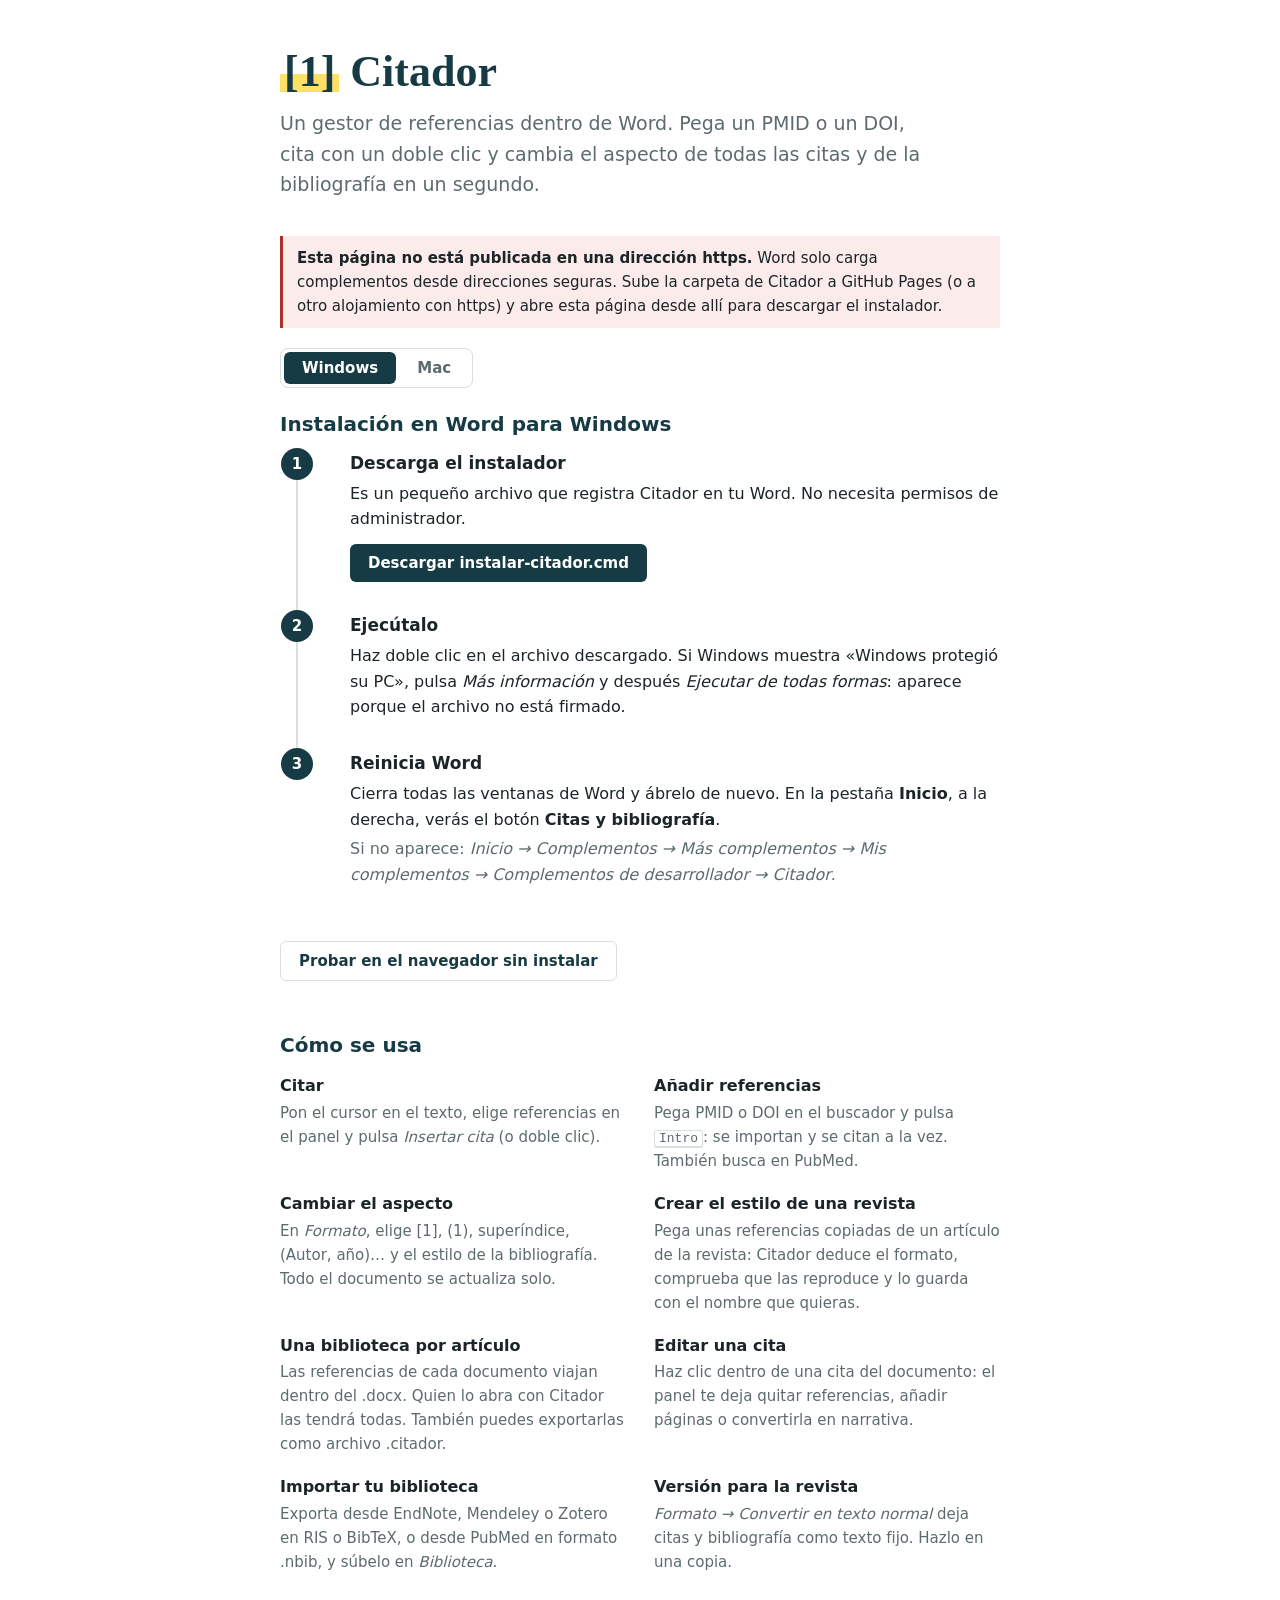
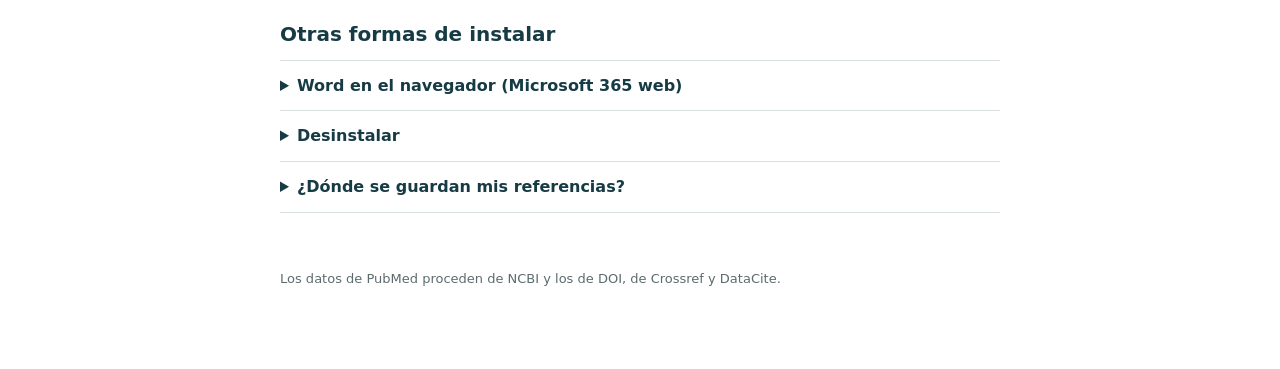
<file: index.html>
<!doctype html>
<html lang="es">
<head>
  <meta charset="utf-8">
  <meta name="viewport" content="width=device-width, initial-scale=1">
  <title>Citador para Word</title>
  <link rel="icon" href="assets/icon-32.png">
  <style>
    :root { --ink:#173b44; --ink2:#2b5964; --text:#1b2528; --muted:#5d6b6e; --rule:#d8e0de; --wash:#f1f5f4; --hl:#ffe066; --hl-soft:#fff5c2; --warn:#a8322a;
      --ui:"Segoe UI Variable Text","Segoe UI",system-ui,sans-serif; --serif:Cambria,Georgia,serif; }
    * { box-sizing: border-box; }
    body { margin: 0; font: 16px/1.6 var(--ui); color: var(--text); background: #fff; }
    .wrap { max-width: 760px; margin: 0 auto; padding: 48px 20px 80px; }
    h1 { font-family: var(--serif); font-size: 44px; line-height: 1.1; margin: 0 0 12px; color: var(--ink); }
    h1 .mark { background: linear-gradient(transparent 55%, var(--hl) 55%, var(--hl) 92%, transparent 92%); padding: 0 4px; }
    .lead { font-size: 19px; color: var(--muted); max-width: 34em; margin: 0 0 36px; }
    h2 { font-size: 20px; margin: 44px 0 10px; color: var(--ink); }
    ol.steps { list-style: none; padding: 0; margin: 0; counter-reset: s; }
    ol.steps > li { counter-increment: s; position: relative; padding: 0 0 26px 52px; border-left: 2px solid var(--rule); margin-left: 16px; }
    ol.steps > li:last-child { border-left-color: transparent; }
    ol.steps > li::before { content: counter(s); position: absolute; left: -17px; top: -2px; width: 32px; height: 32px; border-radius: 50%; background: var(--ink); color: #fff; display: grid; place-items: center; font-weight: 700; font-size: 15px; }
    ol.steps h3 { margin: 0 0 4px; font-size: 17px; }
    ol.steps p { margin: 4px 0; }
    .btn { display: inline-flex; align-items: center; gap: 8px; background: var(--ink); color: #fff; border: 0; border-radius: 6px; padding: 10px 18px; font: 600 15px var(--ui); cursor: pointer; text-decoration: none; margin: 8px 8px 4px 0; }
    .btn:hover { background: var(--ink2); }
    .btn.ghost { background: #fff; color: var(--ink); border: 1px solid var(--rule); }
    .btn.ghost:hover { border-color: var(--ink); }
    .addr { font: 14px Consolas, monospace; background: var(--wash); padding: 6px 10px; border-radius: 4px; word-break: break-all; display: inline-block; }
    .note { background: var(--hl-soft); border-left: 3px solid var(--hl); padding: 10px 14px; margin: 12px 0; font-size: 15px; }
    .bad { background: #fbeceb; border-left-color: var(--warn); }
    .muted { color: var(--muted); }
    details { border-top: 1px solid var(--rule); padding: 12px 0; }
    details:last-of-type { border-bottom: 1px solid var(--rule); }
    summary { cursor: pointer; font-weight: 600; color: var(--ink); }
    details ol, details ul { margin: 8px 0; }
    .use { display: grid; grid-template-columns: 1fr 1fr; gap: 18px 28px; margin-top: 12px; }
    .use div h3 { margin: 0 0 2px; font-size: 16px; }
    .use div p { margin: 0; color: var(--muted); font-size: 15px; }
    .os { display: inline-flex; border: 1px solid var(--rule); border-radius: 8px; padding: 3px; gap: 3px; margin-top: 8px; }
    .ostab { border: 0; background: none; padding: 7px 18px; border-radius: 6px; font: 600 15px var(--ui); color: var(--muted); cursor: pointer; }
    .ostab.is-on { background: var(--ink); color: #fff; }
    .copied { margin-left: 6px; color: var(--ink); font-weight: 600; }
    kbd { font: 13px Consolas, monospace; border: 1px solid var(--rule); border-bottom-width: 2px; border-radius: 3px; padding: 0 4px; }
    footer { margin-top: 56px; font-size: 13px; color: var(--muted); }
    @media (max-width: 600px) { h1 { font-size: 34px; } .use { grid-template-columns: 1fr; } }
  </style>
</head>
<body>
  <div class="wrap">
    <h1><span class="mark">[1]</span> Citador</h1>
    <p class="lead">Un gestor de referencias dentro de Word. Pega un PMID o un DOI, cita con un doble clic y cambia el aspecto de todas las citas y de la bibliografía en un segundo.</p>

    <div id="checkHost"></div>

    <div class="os" role="tablist" aria-label="Sistema operativo">
      <button class="ostab" data-os="win" role="tab">Windows</button>
      <button class="ostab" data-os="mac" role="tab">Mac</button>
    </div>

    <section id="os-win">
      <h2 style="margin-top:20px">Instalación en Word para Windows</h2>
      <ol class="steps">
        <li>
          <h3>Descarga el instalador</h3>
          <p>Es un pequeño archivo que registra Citador en tu Word. No necesita permisos de administrador.</p>
          <button class="btn" id="dlInstall">Descargar instalar-citador.cmd</button>
        </li>
        <li>
          <h3>Ejecútalo</h3>
          <p>Haz doble clic en el archivo descargado. Si Windows muestra «Windows protegió su PC», pulsa <em>Más información</em> y después <em>Ejecutar de todas formas</em>: aparece porque el archivo no está firmado.</p>
        </li>
        <li>
          <h3>Reinicia Word</h3>
          <p>Cierra todas las ventanas de Word y ábrelo de nuevo. En la pestaña <strong>Inicio</strong>, a la derecha, verás el botón <strong>Citas y bibliografía</strong>.</p>
          <p class="muted">Si no aparece: <em>Inicio → Complementos → Más complementos → Mis complementos → Complementos de desarrollador → Citador</em>.</p>
        </li>
      </ol>
    </section>

    <section id="os-mac">
      <h2 style="margin-top:20px">Instalación en Word para Mac</h2>
      <p class="muted">macOS 12 Monterey o posterior, con Word de Microsoft 365, 2019, 2021 o 2024.</p>
      <ol class="steps">
        <li>
          <h3>Copia el comando de instalación</h3>
          <p>Coloca Citador en la carpeta de complementos de Word. No toca nada más de tu Mac ni pide contraseña.</p>
          <button class="btn" id="copyMac">Copiar comando</button>
          <span class="copied" id="copiedMac" hidden>Copiado</span>
        </li>
        <li>
          <h3>Pégalo en Terminal</h3>
          <p>Abre <strong>Terminal</strong> (pulsa <kbd>Cmd</kbd>+<kbd>Espacio</kbd>, escribe «Terminal» y pulsa <kbd>Intro</kbd>), pega con <kbd>Cmd</kbd>+<kbd>V</kbd> y pulsa <kbd>Intro</kbd>. Verás «Citador instalado».</p>
        </li>
        <li>
          <h3>Reinicia Word</h3>
          <p>Cierra Word del todo con <kbd>Cmd</kbd>+<kbd>Q</kbd> y ábrelo. Abre un documento: en la pestaña <strong>Inicio</strong> verás <strong>Citas y bibliografía</strong>.</p>
          <p class="muted">Si no aparece: <em>Insertar → Complementos → Mis complementos</em> (o el menú desplegable junto a <em>Complementos</em>) y elige Citador.</p>
        </li>
      </ol>
      <details>
        <summary>Prefiero no usar Terminal</summary>
        <ol>
          <li><button class="btn ghost" id="dlManifestMac">Descargar manifest.xml</button></li>
          <li>En Finder, pulsa <kbd>Cmd</kbd>+<kbd>Mayús</kbd>+<kbd>G</kbd>, pega <span class="addr" id="macDir"></span> y pulsa <kbd>Intro</kbd>. Si dice que la carpeta no existe, abre la carpeta <em>Documents</em> que aparece en esa ruta y crea dentro una carpeta llamada <strong>wef</strong>.</li>
          <li>Arrastra <em>manifest.xml</em> a la carpeta <strong>wef</strong> y reinicia Word.</li>
        </ol>
      </details>
    </section>

    <p><a class="btn ghost" href="taskpane.html?demo=1">Probar en el navegador sin instalar</a></p>

    <h2>Cómo se usa</h2>
    <div class="use">
      <div><h3>Citar</h3><p>Pon el cursor en el texto, elige referencias en el panel y pulsa <em>Insertar cita</em> (o doble clic).</p></div>
      <div><h3>Añadir referencias</h3><p>Pega PMID o DOI en el buscador y pulsa <kbd>Intro</kbd>: se importan y se citan a la vez. También busca en PubMed.</p></div>
      <div><h3>Cambiar el aspecto</h3><p>En <em>Formato</em>, elige [1], (1), superíndice, (Autor, año)… y el estilo de la bibliografía. Todo el documento se actualiza solo.</p></div>
      <div><h3>Crear el estilo de una revista</h3><p>Pega unas referencias copiadas de un artículo de la revista: Citador deduce el formato, comprueba que las reproduce y lo guarda con el nombre que quieras.</p></div>
      <div><h3>Una biblioteca por artículo</h3><p>Las referencias de cada documento viajan dentro del .docx. Quien lo abra con Citador las tendrá todas. También puedes exportarlas como archivo .citador.</p></div>
      <div><h3>Editar una cita</h3><p>Haz clic dentro de una cita del documento: el panel te deja quitar referencias, añadir páginas o convertirla en narrativa.</p></div>
      <div><h3>Importar tu biblioteca</h3><p>Exporta desde EndNote, Mendeley o Zotero en RIS o BibTeX, o desde PubMed en formato .nbib, y súbelo en <em>Biblioteca</em>.</p></div>
      <div><h3>Versión para la revista</h3><p><em>Formato → Convertir en texto normal</em> deja citas y bibliografía como texto fijo. Hazlo en una copia.</p></div>
    </div>

    <h2>Otras formas de instalar</h2>
    <details>
      <summary>Word en el navegador (Microsoft 365 web)</summary>
      <ol>
        <li><button class="btn ghost" id="dlManifest">Descargar manifest.xml</button></li>
        <li>En Word: <em>Inicio → Complementos → Más complementos → Mis complementos → Cargar mi complemento</em>.</li>
        <li>Elige el archivo <em>manifest.xml</em>.</li>
      </ol>
    </details>
    <details>
      <summary>Desinstalar</summary>
      <p><strong>Windows:</strong> ejecuta el desinstalador y reinicia Word.</p>
      <button class="btn ghost" id="dlUninstall">Descargar desinstalar-citador.cmd</button>
      <p><strong>Mac:</strong> pega este comando en Terminal y reinicia Word.</p>
      <button class="btn ghost" id="copyMacUn">Copiar comando de desinstalación</button>
      <p class="muted">Tus referencias guardadas en los documentos no se pierden.</p>
    </details>
    <details>
      <summary>¿Dónde se guardan mis referencias?</summary>
      <p>Tu biblioteca se guarda en este ordenador, dentro de Word. Además, cada documento lleva dentro las referencias que cita: si se lo pasas a un coautor que también usa Citador, verá y podrá editar las mismas citas.</p>
      <p>Para tener una copia de seguridad o pasar la biblioteca a otro ordenador, usa <em>Biblioteca → Exportar RIS</em>.</p>
    </details>

    <footer>
      Los datos de PubMed proceden de NCBI y los de DOI, de Crossref y DataCite.
    </footer>
  </div>

  <script src="js/install.js"></script>
  <script>
    (function () {
      var base = CitadorInstall.baseUrl();
      var box = document.getElementById("checkHost");
      var https = /^https:\/\//.test(base) || /^https?:\/\/localhost[:/]/.test(base);
      if (!https) {
        box.innerHTML = "<div class='note bad'><strong>Esta página no está publicada en una dirección https.</strong> Word solo carga complementos desde direcciones seguras. Sube la carpeta de Citador a GitHub Pages (o a otro alojamiento con https) y abre esta página desde allí para descargar el instalador.</div>";
      } else {
        box.innerHTML = "<p class='muted'>Citador se cargará desde <span class='addr'>" + base.replace(/</g, "&lt;") + "</span></p>";
      }
      document.getElementById("dlInstall").onclick = function () {
        CitadorInstall.download("instalar-citador.cmd", CitadorInstall.installer(base), "application/octet-stream");
      };
      document.getElementById("dlManifest").onclick = function () {
        CitadorInstall.download("manifest.xml", CitadorInstall.manifest(base), "text/xml");
      };
      function copyText(text, flag) {
        function done() { if (flag) { flag.hidden = false; setTimeout(function () { flag.hidden = true; }, 2500); } }
        if (navigator.clipboard && window.isSecureContext) { navigator.clipboard.writeText(text).then(done, fallback); } else fallback();
        function fallback() {
          var ta = document.createElement("textarea"); ta.value = text; document.body.appendChild(ta); ta.select();
          try { document.execCommand("copy"); done(); } catch (e) { prompt("Copia este comando:", text); }
          ta.remove();
        }
      }
      document.getElementById("copyMac").onclick = function () { copyText(CitadorInstall.macCommand(base), document.getElementById("copiedMac")); };
      document.getElementById("copyMacUn").onclick = function () { copyText(CitadorInstall.macUninstallCommand(), null); this.textContent = "Copiado"; };
      document.getElementById("macDir").textContent = CitadorInstall.MAC_DIR;
      document.getElementById("dlManifestMac").onclick = function () {
        CitadorInstall.download("manifest.xml", CitadorInstall.manifest(base), "text/xml");
      };
      function showOs(os) {
        ["win", "mac"].forEach(function (o) {
          document.getElementById("os-" + o).hidden = o !== os;
          var t = document.querySelector(".ostab[data-os='" + o + "']");
          t.classList.toggle("is-on", o === os); t.setAttribute("aria-selected", o === os);
        });
      }
      Array.prototype.forEach.call(document.querySelectorAll(".ostab"), function (t) {
        t.onclick = function () { showOs(t.getAttribute("data-os")); };
      });
      showOs(/Mac/.test(navigator.platform) || /Mac OS X/.test(navigator.userAgent) ? "mac" : "win");
      document.getElementById("dlUninstall").onclick = function () {
        CitadorInstall.download("desinstalar-citador.cmd", CitadorInstall.uninstaller(), "application/octet-stream");
      };
    })();
  </script>
</body>
</html>
</file>
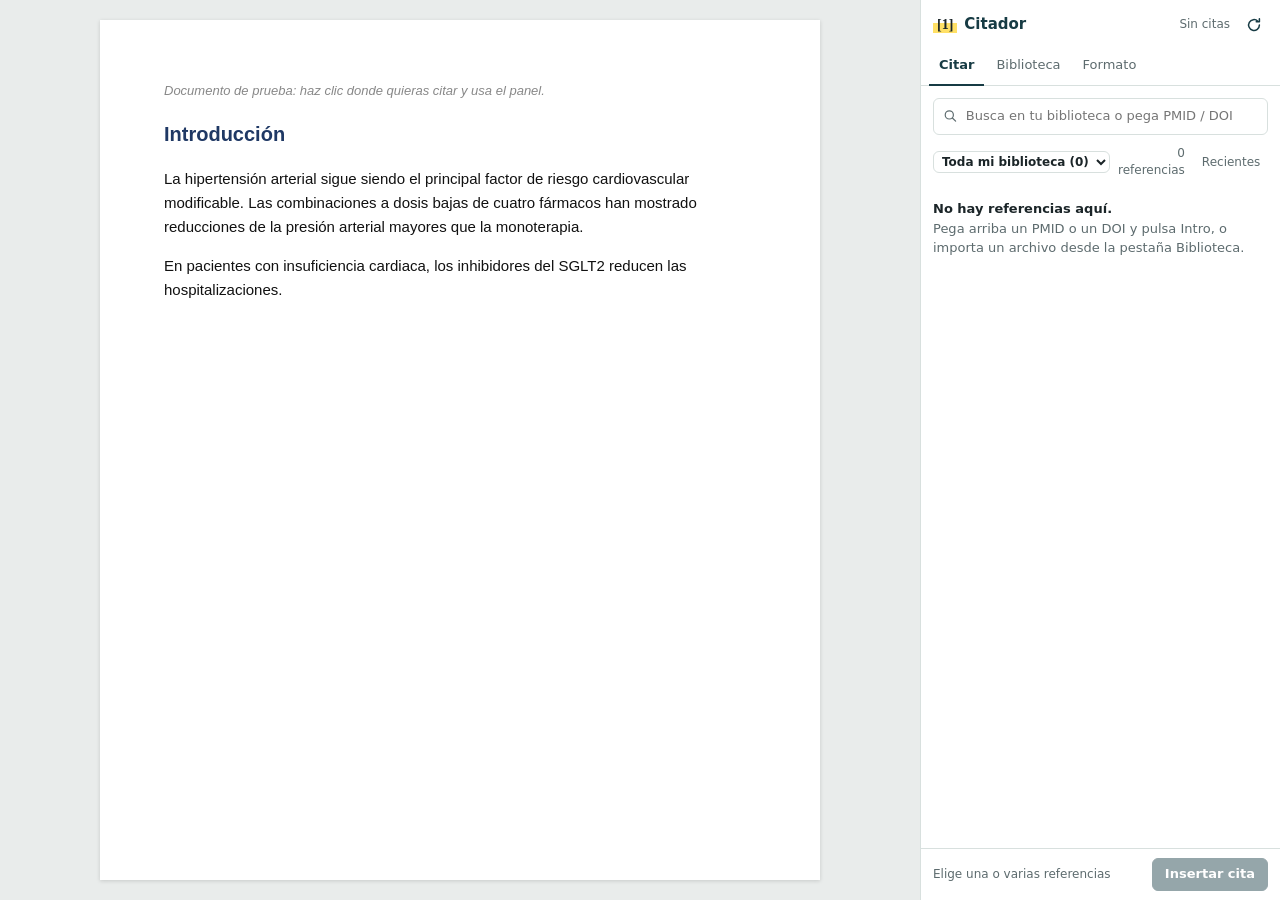
<file: taskpane.html>
<!doctype html>
<html lang="es">
<head>
  <meta charset="utf-8">
  <meta name="viewport" content="width=device-width, initial-scale=1">
  <title>Citador</title>
  <script src="https://appsforoffice.microsoft.com/lib/1/hosted/office.js"></script>
  <link rel="stylesheet" href="css/taskpane.css">
</head>
<body>
  <div class="pane" id="pane">
    <header class="top">
      <div class="brand"><span class="logo" aria-hidden="true">[1]</span>Citador</div>
      <div class="docstat" id="docstat" title="Citas y referencias en este documento">—</div>
      <button class="iconbtn" id="btnRefresh" title="Actualizar todas las citas y la bibliografía" aria-label="Actualizar documento">
        <svg viewBox="0 0 20 20" width="18" height="18" aria-hidden="true"><path d="M16 10a6 6 0 1 1-1.76-4.24M16 3v3.5h-3.5" fill="none" stroke="currentColor" stroke-width="1.7" stroke-linecap="round" stroke-linejoin="round"/></svg>
      </button>
    </header>

    <nav class="tabs" role="tablist">
      <button role="tab" class="tab is-on" data-view="cite" aria-selected="true">Citar</button>
      <button role="tab" class="tab" data-view="library" aria-selected="false">Biblioteca</button>
      <button role="tab" class="tab" data-view="format" aria-selected="false">Formato</button>
    </nav>

    <!-- Cita en la que está el cursor -->
    <section class="editcite" id="editCite" hidden>
      <div class="editcite-head">
        <span>Cita seleccionada</span>
        <span class="editcite-preview" id="editPreview"></span>
      </div>
      <ul class="editcite-list" id="editList"></ul>
      <label class="check"><input type="checkbox" id="editNarrative"> Mostrar el autor delante <span class="muted">(cita narrativa)</span></label>
      <div class="editcite-actions">
        <button class="linkbtn danger" id="btnDeleteCite">Borrar esta cita</button>
      </div>
    </section>

    <main>
      <!-- CITAR -->
      <section class="view" id="view-cite">
        <div class="omnibox">
          <svg viewBox="0 0 20 20" width="16" height="16" aria-hidden="true"><circle cx="8.5" cy="8.5" r="5.5" fill="none" stroke="currentColor" stroke-width="1.6"/><path d="m13 13 4 4" stroke="currentColor" stroke-width="1.6" stroke-linecap="round"/></svg>
          <input id="q" type="search" autocomplete="off" placeholder="Busca en tu biblioteca o pega PMID / DOI" aria-label="Buscar referencias">
        </div>
        <div class="quick" id="quick"></div>
        <div class="pubmed" id="pubmed" hidden></div>
        <div class="listhead">
          <select id="citeScope" class="scopesel" aria-label="Qué referencias mostrar"></select>
          <span id="listCount" class="muted"></span>
          <select id="sortSel" aria-label="Ordenar">
            <option value="recent">Recientes</option>
            <option value="doc">En el documento primero</option>
            <option value="author">Autor</option>
            <option value="year">Año</option>
          </select>
        </div>
        <ul class="reflist" id="citeList"></ul>
        <div class="actionbar">
          <span class="selinfo" id="selInfo">Elige una o varias referencias</span>
          <button class="primary" id="btnInsert" disabled>Insertar cita</button>
        </div>
      </section>

      <!-- BIBLIOTECA -->
      <section class="view" id="view-library" hidden>
        <div class="block">
          <label class="stack">Ver
            <select id="libScope" class="field"></select>
          </label>
          <div class="libactions" id="libActions"></div>
        </div>
        <div class="block">
          <h2>Añadir referencias</h2>
          <textarea id="idsBox" rows="3" placeholder="Pega uno o varios PMID o DOI&#10;31535829&#10;10.1056/NEJMoa1911303"></textarea>
          <div class="row">
            <button class="primary" id="btnImportIds">Importar</button>
            <label class="secondary filebtn">Desde archivo…<input type="file" id="fileIn" multiple accept=".citador,.ris,.nbib,.txt,.bib,.bibtex,.json,.enw"></label>
            <button class="secondary" id="btnManual">Escribir a mano</button>
          </div>
          <label class="check"><input type="checkbox" id="impToDoc" checked> Añadir también a este documento</label>
          <p class="hint">Bibliotecas de Citador (.citador), RIS (EndNote, Mendeley, Zotero, Scopus, Web of Science), PubMed .nbib, BibTeX y CSL-JSON.</p>
        </div>
        <div class="block">
          <input id="libQ" type="search" class="field" placeholder="Filtrar por autor, título, año, PMID…" aria-label="Filtrar">
          <ul class="reflist manage" id="libList"></ul>
          <div class="row end">
            <button class="secondary" id="btnExport">Exportar o compartir…</button>
          </div>
        </div>
      </section>

      <!-- FORMATO -->
      <section class="view" id="view-format" hidden>
        <div class="block">
          <h2>Citas en el texto</h2>
          <p class="sample" id="sample"></p>
          <div class="presets" id="presets"></div>
          <p class="warn" id="mixWarn" hidden></p>
          <details class="fine" id="fine">
            <summary>Ajustes finos</summary>
            <div class="grid2">
              <label>Tipo
                <select id="fMode"><option value="number">Número</option><option value="author-year">Autor y año</option><option value="author-number">Autor + número</option></select>
              </label>
              <label>Delimitadores
                <select id="fEnclose"><option value="brackets">[ ] Corchetes</option><option value="parens">( ) Paréntesis</option><option value="none">Ninguno</option></select>
              </label>
              <label class="numopt">Entre números
                <select id="fNumSep"><option value=",">1,2</option><option value=", ">1, 2</option></select>
              </label>
              <label class="numopt">Rangos
                <select id="fDash"><option value="–">1–3 (semirraya)</option><option value="-">1-3 (guion)</option></select>
              </label>
              <label class="ayopt">Autor y año
                <select id="fAyInner"><option value=", ">Smith, 2020</option><option value=" ">Smith 2020</option></select>
              </label>
              <label class="ayopt">Varias referencias
                <select id="fMultiSep"><option value="; ">; (punto y coma)</option><option value=", ">, (coma)</option></select>
              </label>
              <label class="nameopt">«et al.» desde
                <select id="fEtAlMin"><option value="2">2 autores</option><option value="3">3 autores</option><option value="4">4 autores</option><option value="7">7 autores</option></select>
              </label>
              <label class="nameopt">Texto
                <select id="fEtAl"><option value="et al.">et al.</option><option value="et al">et al</option><option value="y cols.">y cols.</option><option value="y col.">y col.</option></select>
              </label>
              <label class="nameopt">Dos autores
                <select id="fAnd"><option value="&">Smith &amp; Lee</option><option value="y">Smith y Lee</option><option value="and">Smith and Lee</option></select>
              </label>
            </div>
            <label class="check numopt"><input type="checkbox" id="fSup"> Número en superíndice</label>
            <label class="check numopt"><input type="checkbox" id="fCompress"> Agrupar números seguidos (1–3)</label>
            <label class="check"><input type="checkbox" id="fAuto"> Ajustar las citas al cambiar de estilo de bibliografía</label>
          </details>
        </div>

        <div class="block">
          <h2>Estilo de la bibliografía</h2>
          <button class="quickbtn primary-soft wide" id="styleWizard">Crear un estilo a partir de ejemplos</button>
          <ul class="stylelist" id="styleList"></ul>
          <div class="row">
            <button class="linkbtn" id="styleEdit">Editar</button>
            <button class="linkbtn" id="styleExport">Exportar</button>
            <label class="linkbtn filebtn">Importar…<input type="file" id="styleIn" accept=".json"></label>
            <button class="linkbtn danger" id="styleDel" hidden>Borrar</button>
          </div>
          <label class="check"><input type="checkbox" id="bDOI"> Incluir DOI</label>
          <label class="check"><input type="checkbox" id="bPMID"> Incluir PMID</label>
          <label class="check"><input type="checkbox" id="bURL"> Incluir URL de artículos</label>
          <div class="bibpreview" id="bibPreview" aria-live="polite"></div>
        </div>

        <div class="block">
          <h2>Insertar la bibliografía</h2>
          <label class="check"><input type="checkbox" id="bHeadingOn" checked> Con título</label>
          <input id="bHeading" class="field" value="Referencias" aria-label="Título de la bibliografía">
          <button class="primary wide" id="btnBib">Insertar bibliografía en el cursor</button>
          <p class="hint">Se actualiza sola cada vez que citas o cambias el formato.</p>
        </div>

        <div class="block">
          <h2>Versión final</h2>
          <p class="hint">Antes de enviar a la revista puedes convertir citas y bibliografía en texto normal. Guarda antes una copia: el documento resultante ya no se podrá actualizar.</p>
          <button class="secondary wide" id="btnUnlink">Convertir en texto normal…</button>
        </div>
      </section>
    </main>

    <div class="status" id="status" role="status" aria-live="polite"></div>
  </div>

  <!-- Formulario de referencia -->
  <div class="modal" id="itemModal" hidden>
    <form class="sheet" id="itemForm" autocomplete="off">
      <h2 id="itemTitle">Nueva referencia</h2>
      <label>Tipo
        <select name="type">
          <option value="article-journal">Artículo de revista</option>
          <option value="book">Libro</option>
          <option value="chapter">Capítulo de libro</option>
          <option value="webpage">Página web</option>
          <option value="report">Informe / documento técnico</option>
          <option value="paper-conference">Comunicación a congreso</option>
          <option value="thesis">Tesis</option>
          <option value="article">Preprint / otro</option>
        </select>
      </label>
      <label>Autores <span class="muted">(uno por línea: Apellido, Nombre)</span>
        <textarea name="authors" rows="3"></textarea>
      </label>
      <label>Título <textarea name="title" rows="2" required></textarea></label>
      <label data-for="article-journal paper-conference article chapter webpage">
        <span class="lbl-cont">Revista</span> <input name="container"></label>
      <label data-for="article-journal">Abreviatura de la revista <input name="containerShort" placeholder="N Engl J Med"></label>
      <div class="grid3">
        <label>Año <input name="year" inputmode="numeric"></label>
        <label data-for="article-journal paper-conference article">Volumen <input name="volume"></label>
        <label data-for="article-journal">Número <input name="issue"></label>
      </div>
      <div class="grid3">
        <label data-for="article-journal chapter paper-conference article">Páginas <input name="page"></label>
        <label data-for="book chapter">Edición <input name="edition"></label>
        <label data-for="webpage">Consultado <input name="accessed" type="date"></label>
      </div>
      <label data-for="chapter">Editores <span class="muted">(uno por línea)</span><textarea name="editors" rows="2"></textarea></label>
      <div class="grid2">
        <label data-for="book chapter report thesis paper-conference webpage">Editorial / institución <input name="publisher"></label>
        <label data-for="book chapter report thesis">Ciudad <input name="place"></label>
      </div>
      <div class="grid2">
        <label>DOI <input name="DOI"></label>
        <label>PMID <input name="PMID" inputmode="numeric"></label>
      </div>
      <label>URL <input name="URL" type="url"></label>
      <div class="row end">
        <button type="button" class="secondary" id="itemCancel">Cancelar</button>
        <button type="submit" class="primary">Guardar referencia</button>
      </div>
    </form>
  </div>

  <!-- Confirmación / exportación -->
  <div class="modal" id="dlg" hidden>
    <div class="sheet small">
      <h2 id="dlgTitle"></h2>
      <div id="dlgBody"></div>
      <div class="row end" id="dlgActions"></div>
    </div>
  </div>

  <!-- Asistente y editor de estilos -->
  <div class="modal" id="styleModal" hidden>
    <div class="sheet wide" id="styleSheet"></div>
  </div>

  <script src="js/engine.js"></script>
  <script src="js/bib.js"></script>
  <script src="js/importers.js"></script>
  <script src="js/store.js"></script>
  <script src="js/styles.js"></script>
  <script src="js/detect.js"></script>
  <script src="js/styleui.js"></script>
  <script src="js/word.js"></script>
  <script src="js/demo.js"></script>
  <script src="js/app.js"></script>
</body>
</html>
</file>
<file: css/taskpane.css>
/* Citador — panel lateral de Word */
:root {
  --ink: #173b44;
  --ink-2: #2b5964;
  --paper: #ffffff;
  --wash: #f1f5f4;
  --rule: #d8e0de;
  --text: #1b2528;
  --muted: #5d6b6e;
  --hl: #ffe066;
  --hl-soft: #fff5c2;
  --danger: #a8322a;
  --ok: #2f6b3f;
  --ui: "Segoe UI Variable Text", "Segoe UI", system-ui, -apple-system, sans-serif;
  --serif: Cambria, Charter, "Iowan Old Style", Georgia, "Times New Roman", serif;
  --r: 6px;
}
@media (prefers-color-scheme: dark) {
  :root {
    --ink: #9fd0da; --ink-2: #c1e3ea; --paper: #1d2224; --wash: #262d2f; --rule: #3a4447;
    --text: #e6ecec; --muted: #9aa8aa; --hl: #e6c84a; --hl-soft: #4a4224; --danger: #f08a80; --ok: #8cc79a;
  }
}

* { box-sizing: border-box; }
html, body { margin: 0; height: 100%; }
body { font: 13px/1.45 var(--ui); color: var(--text); background: var(--paper); }
button, input, select, textarea { font: inherit; color: inherit; }
[hidden] { display: none !important; }
.muted { color: var(--muted); font-weight: 400; }
.error { color: var(--danger); }
.pad { padding: 8px 12px; margin: 0; }

.pane { display: flex; flex-direction: column; min-height: 100vh; }

/* Cabecera */
.top { display: flex; align-items: center; gap: 8px; padding: 10px 12px 8px; }
.brand { font-weight: 600; font-size: 15px; display: flex; align-items: center; gap: 7px; color: var(--ink); }
.logo { font-family: var(--serif); font-weight: 700; font-size: 14px; padding: 0 4px; background: linear-gradient(transparent 38%, var(--hl) 38%, var(--hl) 88%, transparent 88%); color: var(--text); }
.docstat { margin-left: auto; color: var(--muted); font-size: 12px; white-space: nowrap; overflow: hidden; text-overflow: ellipsis; }
.iconbtn { border: 1px solid transparent; background: none; color: var(--ink); width: 30px; height: 30px; border-radius: var(--r); display: grid; place-items: center; cursor: pointer; flex: none; }
.iconbtn:hover { background: var(--wash); }

/* Pestañas */
.tabs { display: flex; gap: 2px; padding: 0 8px; border-bottom: 1px solid var(--rule); }
.tab { border: 0; background: none; padding: 8px 10px 9px; cursor: pointer; color: var(--muted); border-bottom: 2px solid transparent; margin-bottom: -1px; font-weight: 500; }
.tab:hover { color: var(--text); }
.tab.is-on { color: var(--ink); border-bottom-color: var(--ink); font-weight: 600; }

main { flex: 1; display: flex; flex-direction: column; }
.view { display: flex; flex-direction: column; flex: 1; }

/* Botones */
.primary, .secondary, .danger-btn, .quickbtn {
  border-radius: var(--r); padding: 6px 12px; cursor: pointer; font-weight: 600; border: 1px solid var(--ink);
  text-decoration: none; display: inline-flex; align-items: center; justify-content: center; gap: 6px; min-height: 30px;
}
.primary { background: var(--ink); color: var(--paper); }
.primary:hover { background: var(--ink-2); }
.primary:disabled { opacity: .45; cursor: default; }
.secondary { background: var(--paper); color: var(--ink); border-color: var(--rule); font-weight: 500; }
.secondary:hover { border-color: var(--ink); }
.danger-btn { background: var(--danger); border-color: var(--danger); color: #fff; }
.wide { width: 100%; margin-top: 6px; }
.small { padding: 3px 9px; min-height: 26px; font-size: 12px; }
.linkbtn { border: 0; background: none; color: var(--ink); padding: 2px 0; cursor: pointer; text-decoration: underline; text-underline-offset: 2px; text-decoration-color: rgba(23,59,68,.35); text-decoration-color: color-mix(in srgb, var(--ink) 35%, transparent); }
.linkbtn:hover { text-decoration-color: currentColor; }
.linkbtn.strong { font-weight: 600; }
.linkbtn.danger { color: var(--danger); }
.filebtn { position: relative; overflow: hidden; }
.filebtn input { position: absolute; inset: 0; opacity: 0; cursor: pointer; }
:focus-visible { outline: 2px solid var(--ink); outline-offset: 2px; }

.row { display: flex; gap: 8px; flex-wrap: wrap; align-items: center; margin-top: 8px; }
.row.end { justify-content: flex-end; }
.hint { color: var(--muted); font-size: 12px; margin: 6px 0 0; }
.warn { background: var(--hl-soft); border-left: 3px solid var(--hl); padding: 6px 9px; font-size: 12px; margin: 10px 0 0; }

/* Campos */
.field, textarea, select, input:not([type]), input[type="search"], input[type="url"], input[type="date"] {
  border: 1px solid var(--rule); border-radius: var(--r); background: var(--paper); padding: 6px 8px; width: 100%;
}
.field:focus, textarea:focus, select:focus, input:focus { outline: none; border-color: var(--ink); box-shadow: 0 0 0 1px var(--ink); }
textarea { resize: vertical; }
select { padding: 5px 6px; }
.check { display: flex; gap: 7px; align-items: baseline; margin-top: 7px; cursor: pointer; }
.check input { margin: 0; accent-color: var(--ink); }

/* Buscador principal */
.omnibox { margin: 12px 12px 0; display: flex; align-items: center; gap: 8px; border: 1px solid var(--rule); border-radius: var(--r); padding: 0 9px; color: var(--muted); }
.omnibox:focus-within { border-color: var(--ink); box-shadow: 0 0 0 1px var(--ink); }
.omnibox input { border: 0; padding: 8px 0; box-shadow: none !important; }
.quick { display: flex; flex-wrap: wrap; gap: 6px 12px; align-items: center; padding: 6px 12px 0; }
.quick:empty { display: none; }
.primary-soft { background: var(--hl-soft); border-color: var(--hl); color: var(--text); }
.primary-soft:hover { background: var(--hl); }

.listhead { display: flex; align-items: center; justify-content: space-between; padding: 10px 12px 4px; font-size: 12px; }
.listhead select { width: auto; border-color: transparent; color: var(--muted); padding: 2px 4px; }

/* Lista de referencias */
.reflist { list-style: none; margin: 0; padding: 0 0 8px; flex: 1; overflow: auto; }
.ref { display: flex; gap: 9px; padding: 8px 12px; border-top: 1px solid var(--rule); cursor: pointer; position: relative; }
.ref:first-child { border-top: 0; }
.ref:hover { background: var(--wash); }
.ref.is-sel { background: var(--hl-soft); }
.pick { flex: none; width: 20px; height: 20px; border: 1.5px solid var(--rule); border-radius: 4px; margin-top: 1px; font-size: 11px; font-weight: 700; display: grid; place-items: center; color: var(--text); }
.ref:hover .pick { border-color: var(--ink); }
.ref.is-sel .pick { background: var(--hl); border-color: var(--text); }
.refbody { min-width: 0; flex: 1; }
.ref-auth { font-size: 12px; color: var(--muted); display: flex; gap: 6px; align-items: baseline; }
.ref-title { font-family: var(--serif); font-size: 14px; line-height: 1.3; margin: 1px 0 2px; display: -webkit-box; -webkit-line-clamp: 2; -webkit-box-orient: vertical; overflow: hidden; }
.ref-src { font-size: 12px; color: var(--text); white-space: nowrap; overflow: hidden; text-overflow: ellipsis; }
.indoc { margin-left: auto; font-size: 11px; color: var(--ink); border: 1px solid var(--rule); border-radius: 10px; padding: 0 6px; white-space: nowrap; }
.rowactions { display: flex; gap: 14px; margin-top: 4px; }
.manage .ref { cursor: default; }
.empty { padding: 16px 12px; color: var(--muted); line-height: 1.5; }
.empty strong { color: var(--text); }

.actionbar { position: sticky; bottom: 0; display: flex; align-items: center; gap: 8px; padding: 9px 12px; border-top: 1px solid var(--rule); background: var(--paper); }
.selinfo { font-size: 12px; color: var(--muted); flex: 1; }

/* PubMed */
.pubmed { margin: 10px 12px 0; border: 1px solid var(--rule); border-radius: var(--r); max-height: 50vh; overflow: auto; }
.pm-head { display: flex; justify-content: space-between; align-items: center; padding: 6px 10px; background: var(--wash); font-size: 12px; font-weight: 600; position: sticky; top: 0; }
.reflist.pm .ref { cursor: default; padding: 8px 10px; }

/* Cita seleccionada */
.editcite { margin: 10px 12px 0; border: 1.5px solid var(--text); border-radius: var(--r); padding: 8px 10px 9px; background: var(--paper); box-shadow: 3px 3px 0 var(--hl); }
.editcite-head { display: flex; justify-content: space-between; align-items: baseline; font-weight: 600; }
.editcite-preview { font-family: var(--serif); font-weight: 400; background: var(--hl); padding: 0 4px; }
.editcite-list { list-style: none; margin: 6px 0 0; padding: 0; }
.editcite-list li { display: flex; align-items: center; gap: 6px; padding: 3px 0; }
.editcite-list .num { font-size: 11px; font-weight: 700; min-width: 18px; color: var(--ink); }
.editcite-list .who { flex: 1; min-width: 0; overflow: hidden; text-overflow: ellipsis; white-space: nowrap; }
.editcite-list .loc { width: 62px; flex: none; padding: 3px 5px; font-size: 12px; }
.editcite-list .x { border: 0; background: none; font-size: 17px; line-height: 1; color: var(--muted); cursor: pointer; padding: 0 3px; }
.editcite-list .x:hover { color: var(--danger); }
.editcite-actions { margin-top: 6px; }

/* Bloques */
.block { padding: 12px; border-bottom: 1px solid var(--rule); }
.block h2 { font-size: 13px; margin: 0 0 8px; color: var(--ink); }
.chips { display: flex; flex-wrap: wrap; gap: 6px; margin-bottom: 8px; }
.chip { border: 1px solid var(--rule); background: var(--paper); border-radius: 14px; padding: 3px 10px; cursor: pointer; font-size: 12px; }
.chip:hover { border-color: var(--ink); }
.chip.is-on { background: var(--ink); color: var(--paper); border-color: var(--ink); }
.manage { max-height: none; margin-top: 8px; border-top: 1px solid var(--rule); }

/* Formato: la frase de muestra es el corazón de esta pestaña */
.sample { font-family: var(--serif); font-size: 15.5px; line-height: 1.55; margin: 0 0 12px; padding: 10px 12px; border-left: 3px solid var(--ink); background: var(--wash); }
.sample mark { background: linear-gradient(transparent 12%, var(--hl) 12%, var(--hl) 92%, transparent 92%); color: inherit; padding: 0 1px; transition: background-color .2s; }
.sample sup { font-size: 70%; }
.presets { display: grid; grid-template-columns: repeat(auto-fill, minmax(96px, 1fr)); gap: 6px; }
.preset { border: 1px solid var(--rule); background: var(--paper); border-radius: var(--r); padding: 8px 6px 6px; cursor: pointer; display: flex; flex-direction: column; align-items: center; gap: 3px; min-height: 64px; }
.preset:hover { border-color: var(--ink); }
.preset.is-on { border: 1.5px solid var(--text); box-shadow: 2px 2px 0 var(--hl); }
.glyph { font-family: var(--serif); font-size: 13.5px; white-space: nowrap; max-width: 100%; overflow: hidden; text-overflow: ellipsis; }
.glyph sup { font-size: 75%; }
.plabel { font-size: 11px; color: var(--muted); text-align: center; line-height: 1.2; }
.fine { margin-top: 10px; }
.fine summary { cursor: pointer; color: var(--ink); font-weight: 500; }
.grid2 { display: grid; grid-template-columns: 1fr 1fr; gap: 8px; margin-top: 8px; }
.grid3 { display: grid; grid-template-columns: 1fr 1fr 1fr; gap: 8px; }
.grid2 label, .grid3 label { font-size: 12px; color: var(--muted); display: flex; flex-direction: column; gap: 3px; }
.grid2 select, .grid2 input { color: var(--text); }

.stylecur { display: flex; flex-direction: column; padding: 8px 10px; border: 1px solid var(--rule); border-radius: var(--r); margin-bottom: 8px; }
.stylecur strong { font-family: var(--serif); font-size: 15px; font-weight: 700; }
.stylecur .muted { font-size: 11.5px; }
.favs { display: flex; flex-wrap: wrap; gap: 5px; margin-bottom: 8px; }
.stylesearch { position: relative; }
.styleresults { list-style: none; margin: 4px 0 0; padding: 0; max-height: 240px; overflow: auto; border: 1px solid var(--rule); border-radius: var(--r); }
.styleresults:empty { display: none; }
.styleresults button { width: 100%; text-align: left; border: 0; border-top: 1px solid var(--rule); background: var(--paper); padding: 6px 9px; cursor: pointer; display: flex; justify-content: space-between; gap: 8px; }
.styleresults li:first-child button { border-top: 0; }
.styleresults button:hover { background: var(--wash); }
.filebtn-inline { justify-content: flex-start; }
.filebtn-inline .filebtn { align-self: flex-start; }

.bibpreview { margin-top: 12px; font-family: var(--serif); font-size: 12.5px; line-height: 1.45; }
.pv-label { font-family: var(--ui); font-size: 11.5px; color: var(--muted); margin-bottom: 4px; }
.pv { margin: 0 0 6px; }
.pv.label { display: grid; grid-template-columns: 22px 1fr; }
.pv.hanging { padding-left: 18px; text-indent: -18px; }

/* Estado */
.status { position: sticky; bottom: 0; font-size: 12px; padding: 0 12px; max-height: 0; overflow: hidden; transition: max-height .2s, padding .2s; background: var(--ink); color: var(--paper); }
.status.is-on { max-height: 90px; padding: 7px 12px; }
.status.error { background: var(--danger); color: #fff; }

/* Diálogos */
.modal { position: fixed; inset: 0; background: rgba(15, 25, 28, .45); display: flex; align-items: flex-start; justify-content: center; padding: 16px 8px; z-index: 10; overflow: auto; }
.sheet { background: var(--paper); border-radius: 8px; padding: 14px; width: 100%; max-width: 460px; display: flex; flex-direction: column; gap: 8px; box-shadow: 0 10px 40px rgba(0,0,0,.25); }
.sheet h2 { margin: 0 0 2px; font-size: 15px; color: var(--ink); }
.sheet > label, .sheet .grid2 label, .sheet .grid3 label { font-size: 12px; color: var(--muted); display: flex; flex-direction: column; gap: 3px; }
.sheet input, .sheet textarea, .sheet select { color: var(--text); }
.sheet.small p { margin: 4px 0; }
.exportbox { width: 100%; height: 180px; font: 11px/1.4 Consolas, monospace; }

/* Modo de prueba en navegador */
body.demo { display: flex; flex-direction: row-reverse; height: 100vh; background: #e9eceb; }
body.demo .pane { width: 360px; flex: none; height: 100vh; overflow: auto; border-left: 1px solid var(--rule); background: var(--paper); }
.demo-doc { flex: 1; overflow: auto; background: #fff; color: #111; margin: 20px auto; max-width: 720px; padding: 48px 64px; font: 15px/1.6 Calibri, Carlito, "Segoe UI", sans-serif; box-shadow: 0 1px 4px rgba(0,0,0,.15); outline: none; min-height: calc(100vh - 40px); }
.demo-doc h1 { font-size: 20px; color: #1f3864; font-weight: 600; }
.demo-doc .cc { background: #eef3f2; border-radius: 2px; }
.demo-doc .cc-bib { display: block; padding: 4px; }
.demo-doc .cc-bib p { margin: 0 0 6px; }
.demo-doc .cc-bib p.lbl { display: grid; grid-template-columns: 34px 1fr; }
.demo-doc .cc-bib p.hang { padding-left: 32px; text-indent: -32px; }
.demo-hint { color: #888; font-style: italic; font-size: 13px; }

@media (prefers-reduced-motion: reduce) { * { transition: none !important; } }

/* ---- v2: bibliotecas y estilos ---- */
.stack { display: flex; flex-direction: column; gap: 4px; font-size: 12px; color: var(--muted); margin-top: 8px; }
.stack > .field, .stack > select, .stack > input { color: var(--text); }
.small { font-size: 12px; }
.pad0 { padding: 2px 0 6px; }
.listhead { gap: 8px; }
.scopesel { border: 1px solid var(--rule) !important; color: var(--text) !important; font-weight: 600; max-width: 55%; }
#listCount { flex: 1; text-align: right; }
.libactions { display: flex; flex-wrap: wrap; gap: 4px 14px; margin-top: 8px; }
.libactions:empty { display: none; }

.stylelist { list-style: none; margin: 10px 0 0; padding: 0; }
.grouplbl { font-size: 11.5px; color: var(--muted); margin: 10px 0 4px; }
.stylerow { width: 100%; text-align: left; border: 1px solid var(--rule); background: var(--paper); border-radius: var(--r); padding: 6px 9px; margin-bottom: 4px; cursor: pointer; display: flex; justify-content: space-between; align-items: baseline; gap: 8px; }
.stylerow:hover { border-color: var(--ink); }
.stylerow.is-on { border: 1.5px solid var(--text); box-shadow: 2px 2px 0 var(--hl); }
.sname { font-family: var(--serif); font-size: 14px; font-weight: 700; }
.stylerow .muted { font-size: 11.5px; white-space: nowrap; }

.sheet.wide { max-width: 640px; }
.pastebox { min-height: 120px; max-height: 260px; overflow: auto; border: 1px solid var(--rule); border-radius: var(--r); padding: 8px; font-family: var(--serif); font-size: 13px; color: var(--text); background: var(--paper); line-height: 1.45; }
.pastebox:focus { outline: none; border-color: var(--ink); box-shadow: 0 0 0 1px var(--ink); }
.pastebox:empty::before { content: attr(data-ph); color: var(--muted); font-family: var(--ui); }
.pastebox > div { padding: 2px 0; border-bottom: 1px dashed var(--rule); }
.pastebox > div:last-child { border-bottom: 0; }
.idlist { list-style: none; margin: 8px 0; padding: 0; max-height: 50vh; overflow: auto; }
.idlist li { display: flex; gap: 8px; padding: 4px 0; font-size: 12px; border-bottom: 1px solid var(--rule); }
.idlist .st { width: 16px; flex: none; font-weight: 700; color: var(--muted); }
.idlist li.ok .st { color: var(--ok); }
.idlist li.ko .st { color: var(--danger); }
.idlist li.ko .tx { color: var(--muted); }
.verdict { padding: 8px 10px; border-radius: var(--r); background: var(--wash); margin-top: 8px; }
.verdict.full { background: var(--hl-soft); }
.verdict strong { font-size: 15px; }
.rules { margin: 8px 0; padding-left: 18px; }
.rules li { margin: 2px 0; }
.diffs summary { cursor: pointer; color: var(--ink); margin: 6px 0; }
.diff { font-family: var(--serif); font-size: 12.5px; border-left: 3px solid var(--rule); padding: 4px 8px; margin: 6px 0; }
.diff > div + div { margin-top: 3px; }
.diff mark { background: var(--hl); color: inherit; }
.edsec { border-top: 1px solid var(--rule); padding-top: 8px; margin-top: 4px; }
.edsec summary { cursor: pointer; font-weight: 600; color: var(--ink); }
.edprev { max-height: 220px; overflow: auto; border: 1px solid var(--rule); border-radius: var(--r); padding: 8px 10px; margin: 0; }
.mono { font-family: Consolas, Menlo, monospace !important; font-size: 12px !important; }
.grid2 input, .grid2 select { width: 100%; border: 1px solid var(--rule); border-radius: var(--r); padding: 5px 6px; background: var(--paper); }
.tplhead, .tpl li { display: grid; grid-template-columns: 70px 1fr 70px auto; gap: 6px; align-items: center; }
.tplhead { font-size: 11px; color: var(--muted); margin-top: 8px; }
.tpl { list-style: none; margin: 4px 0; padding: 0; }
.tpl li { padding: 4px 0; border-bottom: 1px solid var(--rule); }
.tpl input.mono { padding: 4px 5px; border: 1px solid var(--rule); border-radius: 4px; width: 100%; }
.tpl .fld { display: flex; flex-direction: column; gap: 3px; min-width: 0; }
.tpl select { font-size: 12px; padding: 3px; }
.tpl .alt { color: var(--muted); font-size: 11px; }
.tpl .fmt { display: flex; gap: 2px; align-items: center; }
.tpl .fmt label { display: flex; align-items: center; gap: 1px; font-size: 12px; cursor: pointer; }
.tpl .fmt button { border: 0; background: none; cursor: pointer; padding: 0 3px; color: var(--muted); font-size: 14px; }
.tpl .fmt button:hover { color: var(--text); }
.tpl .fmt .rm:hover { color: var(--danger); }
.exportfmt { display: flex; flex-direction: column; }
</file>
